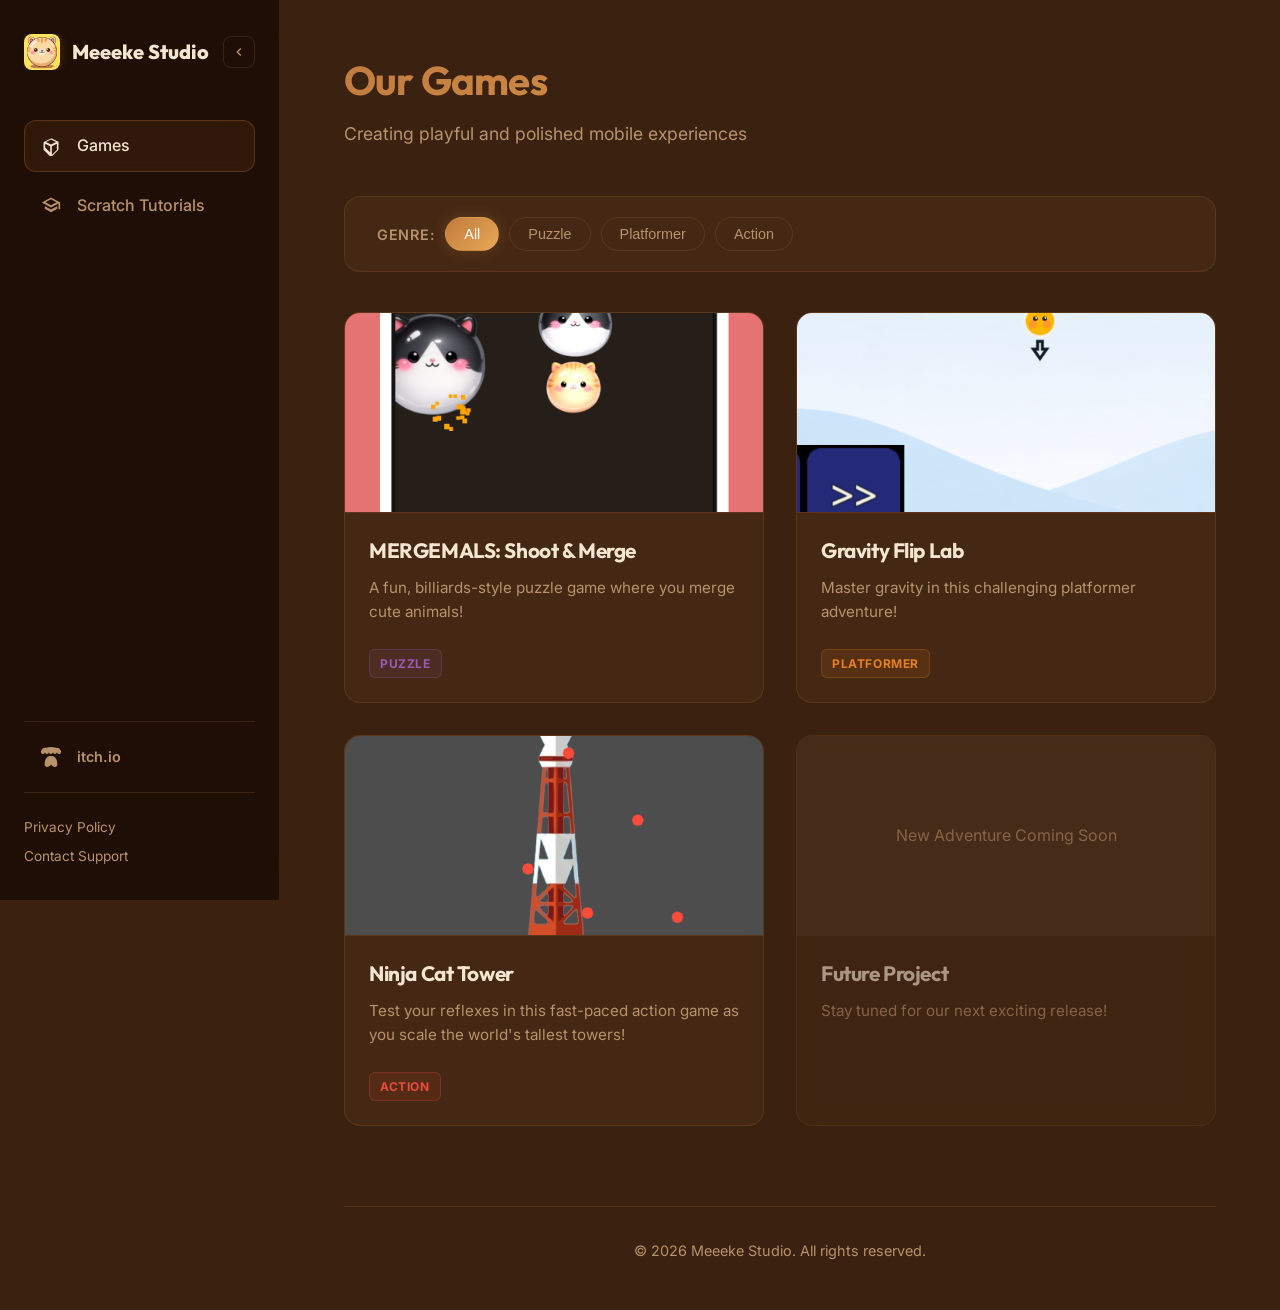
<file: index.html>
<!DOCTYPE html>
<html lang="en">
<head>
    <meta charset="UTF-8">
    <meta name="viewport" content="width=device-width, initial-scale=1.0">
    <meta name="description" content="Meeeke Studio portfolio of playful, polished mobile games and interactive Scratch game development tutorials.">
    <meta name="keywords" content="Meeeke Studio, mobile games, Scratch tutorials, game development, Mergemals, Scratch game, game portfolio">
    <meta name="robots" content="index, follow">
    <title>Meeeke Studio | Games & Tutorials</title>
    
    <link rel="canonical" href="https://misaki0011.github.io/MYGameWebsite/">
    <link rel="stylesheet" href="css/style.css">
    <script src="js/config.js"></script>

    <!-- Open Graph / Facebook -->
    <meta property="og:type" content="website">
    <meta property="og:url" content="https://misaki0011.github.io/MYGameWebsite/">
    <meta property="og:title" content="Meeeke Studio | Games & Tutorials">
    <meta property="og:description" content="Meeeke Studio portfolio of playful, polished mobile games and interactive Scratch game development tutorials.">
    <meta property="og:image" content="https://misaki0011.github.io/MYGameWebsite/icon.png">

    <!-- Twitter -->
    <meta property="twitter:card" content="summary_large_image">
    <meta property="twitter:url" content="https://misaki0011.github.io/MYGameWebsite/">
    <meta property="twitter:title" content="Meeeke Studio | Games & Tutorials">
    <meta property="twitter:description" content="Meeeke Studio portfolio of playful, polished mobile games and interactive Scratch game development tutorials.">
    <meta property="twitter:image" content="https://misaki0011.github.io/MYGameWebsite/icon.png">

    <!-- Structured Data (JSON-LD) -->
    <script type="application/ld+json">
    {
      "@context": "https://schema.org",
      "@type": "WebSite",
      "name": "Meeeke Studio",
      "url": "https://misaki0011.github.io/MYGameWebsite/",
      "description": "Meeeke Studio portfolio of playful, polished mobile games and interactive Scratch game development tutorials."
    }
    </script>
</head>
<body>
    <div class="app-layout">
        <!-- Sidebar Navigation -->
        <nav class="sidebar" id="app-sidebar">
            <div class="sidebar-header">
                <a href="#" class="brand">
                    <img src="icon.png" alt="Meeeke Studio Logo" class="brand-logo-img">
                    <span class="brand-name">Meeeke Studio</span>
                </a>
                <button class="sidebar-toggle" id="sidebar-toggle" aria-label="Collapse Navigation Menu">
                    <!-- Chevron Left SVG -->
                    <svg viewBox="0 0 24 24" xmlns="http://www.w3.org/2000/svg">
                        <path d="M15.41 7.41L14 6l-6 6 6 6 1.41-1.41L10.83 12z"/>
                    </svg>
                </button>
            </div>

            <div class="sidebar-nav">
                <a class="nav-item active" id="nav-games" data-view="games-view">
                    <!-- Games Icon -->
                    <svg viewBox="0 0 24 24" xmlns="http://www.w3.org/2000/svg">
                        <path d="M21.58 7.47c-.13-.25-.33-.46-.58-.58l-8-4a1.002 1.002 0 0 0-.99 0l-8 4c-.26.13-.46.33-.58.58A.996.996 0 0 0 3 8v8c0 .27.11.53.3.71l8 8c.18.18.43.29.7.29s.52-.11.71-.29l8-8c.18-.18.29-.44.29-.71V8c0-.2-.06-.39-.12-.53ZM12 4.14l6.03 3.01L12 10.16 5.97 7.15 12 4.14ZM5 9.4l6 3v7.3l-6-6V9.4Zm8 10.3v-7.3l6-3v7.3l-6 6Z"/>
                    </svg>
                    <span class="nav-item-text">Games</span>
                </a>
                <a class="nav-item" id="nav-tutorials" data-view="tutorials-view">
                    <!-- Tutorials Icon -->
                    <svg viewBox="0 0 24 24" xmlns="http://www.w3.org/2000/svg">
                        <path d="M12 3L1 9l11 6 9-4.91V17h2V9L12 3Zm0 14.54l-7.5-4.09v3.18L12 20.73l7.5-4.09v-3.18L12 17.54ZM12 12.3 5.4 8.7 12 5.1l6.6 3.6-6.6 3.6Z"/>
                    </svg>
                    <span class="nav-item-text">Scratch Tutorials</span>
                </a>
            </div>

            <!-- Social Links -->
            <div class="sidebar-social">
                <a href="https://meeeke.itch.io/" target="_blank" rel="noopener noreferrer" class="social-link-item" aria-label="Visit Meeeke Studio on itch.io">
                    <!-- itch.io icon -->
                    <svg viewBox="0 0 24 24" xmlns="http://www.w3.org/2000/svg">
                        <path d="M3.13 1.338C2.08 1.96.02 4.328 0 4.95v1.03c0 1.303 1.22 2.45 2.325 2.45 1.33 0 2.436-1.102 2.436-2.41 0 1.308 1.07 2.41 2.4 2.41 1.328 0 2.362-1.102 2.362-2.41 0 1.308 1.104 2.41 2.432 2.41h.024c1.328 0 2.432-1.102 2.432-2.41 0 1.308 1.034 2.41 2.363 2.41 1.33 0 2.4-1.102 2.4-2.41 0 1.308 1.105 2.41 2.435 2.41C22.78 8.43 24 7.282 24 5.98V4.95c-.02-.622-2.08-2.99-3.13-3.612C19.948 1.002 13.005 0 12 0 10.995 0 4.052 1.002 3.13 1.338zm7.864 9.445c-1.08.01-2.25.355-3.072.961-2.858 2.072-3.514 6.02-3.514 9.642 0 .195.003.386.009.573C4.43 22.48 5.81 24 7.3 24c2.045 0 3.532-1.315 4.7-2.963C13.168 22.685 14.655 24 16.7 24c1.49 0 2.87-1.52 2.883-2.04.006-.188.009-.38.009-.575 0-3.622-.657-7.57-3.515-9.642-.93-.674-2.2-1-3.355-.96h-.728z"/>
                    </svg>
                    <span class="nav-item-text">itch.io</span>
                </a>
            </div>

            <div class="sidebar-footer">
                <a href="privacy/index.html">Privacy Policy</a>
                <a href="mailto:meeekestudio@gmail.com" class="contact-email">Contact Support</a>
            </div>
        </nav>

        <!-- Main Content Area -->
        <main class="main-content">
            
            <!-- GAMES VIEW (Default) -->
            <div class="content-view" id="games-view">
                <section class="hero">
                    <h2>Our Games</h2>
                    <p class="hero-subtitle">Creating playful and polished mobile experiences</p>
                </section>
                
                <section class="filters-section">
                    <div class="filters">
                        <div class="filter-group" id="genre-filters">
                            <span class="filter-label">Genre:</span>
                            <button class="filter-btn active" data-genre="all">All</button>
                            <button class="filter-btn" data-genre="puzzle">Puzzle</button>
                            <button class="filter-btn" data-genre="platformer">Platformer</button>
                            <button class="filter-btn" data-genre="action">Action</button>
                        </div>
                    </div>
                </section>

                <section class="games-grid-section">
                    <div class="app-grid">
                        <!-- MERGEMALS Card -->
                        <a href="apps/mergemals/index.html" class="app-card" data-platform="android" data-genre="puzzle" id="game-card-mergemals">
                            <img src="images/mergemals/promo01.png" alt="MERGEMALS: Shoot & Merge" data-app-name="mergemals">
                            <div class="app-card-content">
                                <h3 data-app-name="mergemals">MERGEMALS: Shoot & Merge</h3>
                                <p>A fun, billiards-style puzzle game where you merge cute animals!</p>
                                <div class="tags">
                                    <span class="tag puzzle">Puzzle</span>
                                </div>
                            </div>
                        </a>

                        <!-- Gravity Flip Card -->
                        <a href="apps/gravityflip/index.html" class="app-card" data-platform="web" data-genre="platformer" id="game-card-gravityflip">
                            <img src="images/gravityflip/promo01.png" alt="Gravity Flip" data-app-name="gravityflip">
                            <div class="app-card-content">
                                <h3 data-app-name="gravityflip">Gravity Flip</h3>
                                <p>Master gravity in this challenging platformer adventure!</p>
                                <div class="tags">
                                    <span class="tag platformer">Platformer</span>
                                </div>
                            </div>
                        </a>

                        <!-- Ninja Cat Tower Card -->
                        <a href="apps/climbing/index.html" class="app-card" data-platform="web" data-genre="action" id="game-card-climbing">
                            <img src="images/climbing/promo01.png" alt="Ninja Cat Tower" data-app-name="climbing">
                            <div class="app-card-content">
                                <h3 data-app-name="climbing">Ninja Cat Tower</h3>
                                <p>Test your reflexes in this fast-paced action game as you scale the world's tallest towers!</p>
                                <div class="tags">
                                    <span class="tag action">Action</span>
                                </div>
                            </div>
                        </a>

                        <!-- Placeholder for future games -->
                        <div class="app-card" style="opacity: 0.6; cursor: default;" data-platform="" data-genre="" id="game-card-placeholder">
                            <div style="height: 200px; background: rgba(255, 255, 255, 0.05); display: flex; align-items: center; justify-content: center;">
                                <span style="color: var(--text-secondary);">New Adventure Coming Soon</span>
                            </div>
                            <div class="app-card-content">
                                <h3>Future Project</h3>
                                <p>Stay tuned for our next exciting release!</p>
                            </div>
                        </div>
                    </div>
                </section>

                <footer class="content-footer">
                    <p>&copy; <span class="current-year">2026</span> Meeeke Studio. All rights reserved.</p>
                </footer>
            </div>

            <!-- SCRATCH TUTORIALS VIEW -->
            <div class="content-view hidden" id="tutorials-view">
                <section class="hero">
                    <h2>Scratch Tutorials</h2>
                    <p class="hero-subtitle">Learn game development techniques with Scratch YouTube guides!</p>
                </section>

                <section class="filters-section">
                    <div class="filters">
                        <div class="filter-group" id="tutorial-genre-filters">
                            <span class="filter-label">Genre:</span>
                            <button class="filter-btn active" data-genre="all">All</button>
                            <button class="filter-btn" data-genre="platformer">Platformer</button>
                            <button class="filter-btn" data-genre="puzzle">Puzzle</button>
                            <button class="filter-btn" data-genre="action">Action</button>
                            <button class="filter-btn" data-genre="life">Life</button>
                        </div>
                        <div class="filter-group" id="tutorial-level-filters">
                            <span class="filter-label">Level:</span>
                            <button class="filter-btn active" data-level="all">All</button>
                            <button class="filter-btn" data-level="easy">Easy</button>
                            <button class="filter-btn" data-level="middle">Middle</button>
                            <button class="filter-btn" data-level="hard">Hard</button>
                        </div>
                    </div>
                </section>

                <section class="tutorials-grid-section">
                    <div class="tutorial-grid">
                        <!-- Side-Scroller Platformer Card -->
                        <div class="video-card" id="tutorial-card-mario" data-genre="platformer" data-level="easy,hard">
                            <div class="video-wrapper">
                                <iframe src="https://www.youtube.com/embed/pmoCcmQekyw" title="Scratch Tutorial: Mario-style Platformer" allow="accelerometer; autoplay; clipboard-write; encrypted-media; gyroscope; picture-in-picture; web-share" allowfullscreen></iframe>
                            </div>
                            <div class="video-card-content">
                                <h3>Mario-style Platformer Guide</h3>
                                <p>Build a classic side-scrolling platformer with smooth movement, jump physics, animations, and level design.</p>
                                <div class="tags">
                                    <span class="tag platformer">Platformer</span>
                                    <span class="tag easy">Easy</span>
                                    <span class="tag hard">Hard</span>
                                </div>
                            </div>
                        </div>

                        <!-- Fruit Drop Puzzle Card -->
                        <div class="video-card" id="tutorial-card-suika" data-genre="puzzle" data-level="easy,hard">
                            <div class="video-wrapper">
                                <iframe src="https://www.youtube.com/embed/MfsgNoToi2I" title="Scratch Tutorial: Suika-style Puzzle Game" allow="accelerometer; autoplay; clipboard-write; encrypted-media; gyroscope; picture-in-picture; web-share" allowfullscreen></iframe>
                            </div>
                            <div class="video-card-content">
                                <h3>Suika-style Physics Puzzle</h3>
                                <p>Create a fruit-drop puzzle game. Implement custom gravity, drop/collision physics, and fruit merging mechanics.</p>
                                <div class="tags">
                                    <span class="tag puzzle">Puzzle</span>
                                    <span class="tag easy">Easy</span>
                                    <span class="tag hard">Hard</span>
                                </div>
                            </div>
                        </div>

                        <!-- Gravity Flip Card -->
                        <div class="video-card" id="tutorial-card-gravity-flip" data-genre="action" data-level="middle">
                            <div class="video-wrapper">
                                <iframe src="https://www.youtube.com/embed/YrYF0mu76I8" title="Scratch Tutorial: Gravity Flip" allow="accelerometer; autoplay; clipboard-write; encrypted-media; gyroscope; picture-in-picture; web-share" allowfullscreen></iframe>
                            </div>
                            <div class="video-card-content">
                                <h3>Gravity Flip Mechanic</h3>
                                <p>Master gravity manipulation. Design challenges, obstacle courses, and camera scrolling triggered by flipping gravity upside down.</p>
                                <div class="tags">
                                    <span class="tag action">Action</span>
                                    <span class="tag middle">Middle</span>
                                </div>
                            </div>
                        </div>

                        <!-- Horror Game Card -->
                        <div class="video-card" id="tutorial-card-horror" data-genre="action" data-level="middle">
                            <div class="video-wrapper">
                                <iframe src="https://www.youtube.com/embed/KrRX9wOL5KQ" title="Scratch Tutorial: Horror Game" allow="accelerometer; autoplay; clipboard-write; encrypted-media; gyroscope; picture-in-picture; web-share" allowfullscreen></iframe>
                            </div>
                            <div class="video-card-content">
                                <h3>Atmospheric Horror Game</h3>
                                <p>Create immersive, spooky environments. Program custom lighting / flashlight cone effects, jumpscare triggers, and creepy AI paths.</p>
                                <div class="tags">
                                    <span class="tag action">Action</span>
                                    <span class="tag middle">Middle</span>
                                </div>
                            </div>
                        </div>

                        <!-- Dress-Up Card -->
                        <div class="video-card" id="tutorial-card-dressup" data-genre="life" data-level="easy">
                            <div class="video-wrapper">
                                <iframe src="https://www.youtube.com/embed/4iGPxGoQK6A" title="Scratch Tutorial: Dress-Up Game" allow="accelerometer; autoplay; clipboard-write; encrypted-media; gyroscope; picture-in-picture; web-share" allowfullscreen></iframe>
                            </div>
                            <div class="video-card-content">
                                <h3>Custom Dress-Up & UI</h3>
                                <p>Learn drag-and-drop mechanics, costume indexing, customized UI layers, and clothing options to build a complete fashion game.</p>
                                <div class="tags">
                                    <span class="tag life">Life</span>
                                    <span class="tag easy">Easy</span>
                                </div>
                            </div>
                        </div>
                    </div>
                </section>

                <footer class="content-footer">
                    <p>&copy; <span class="current-year">2026</span> Meeeke Studio. All rights reserved.</p>
                </footer>
            </div>
            
        </main>
    </div>
    
    <script src="js/filters.js"></script>
    <script src="js/navigation.js"></script>
</body>
</html>
</file>
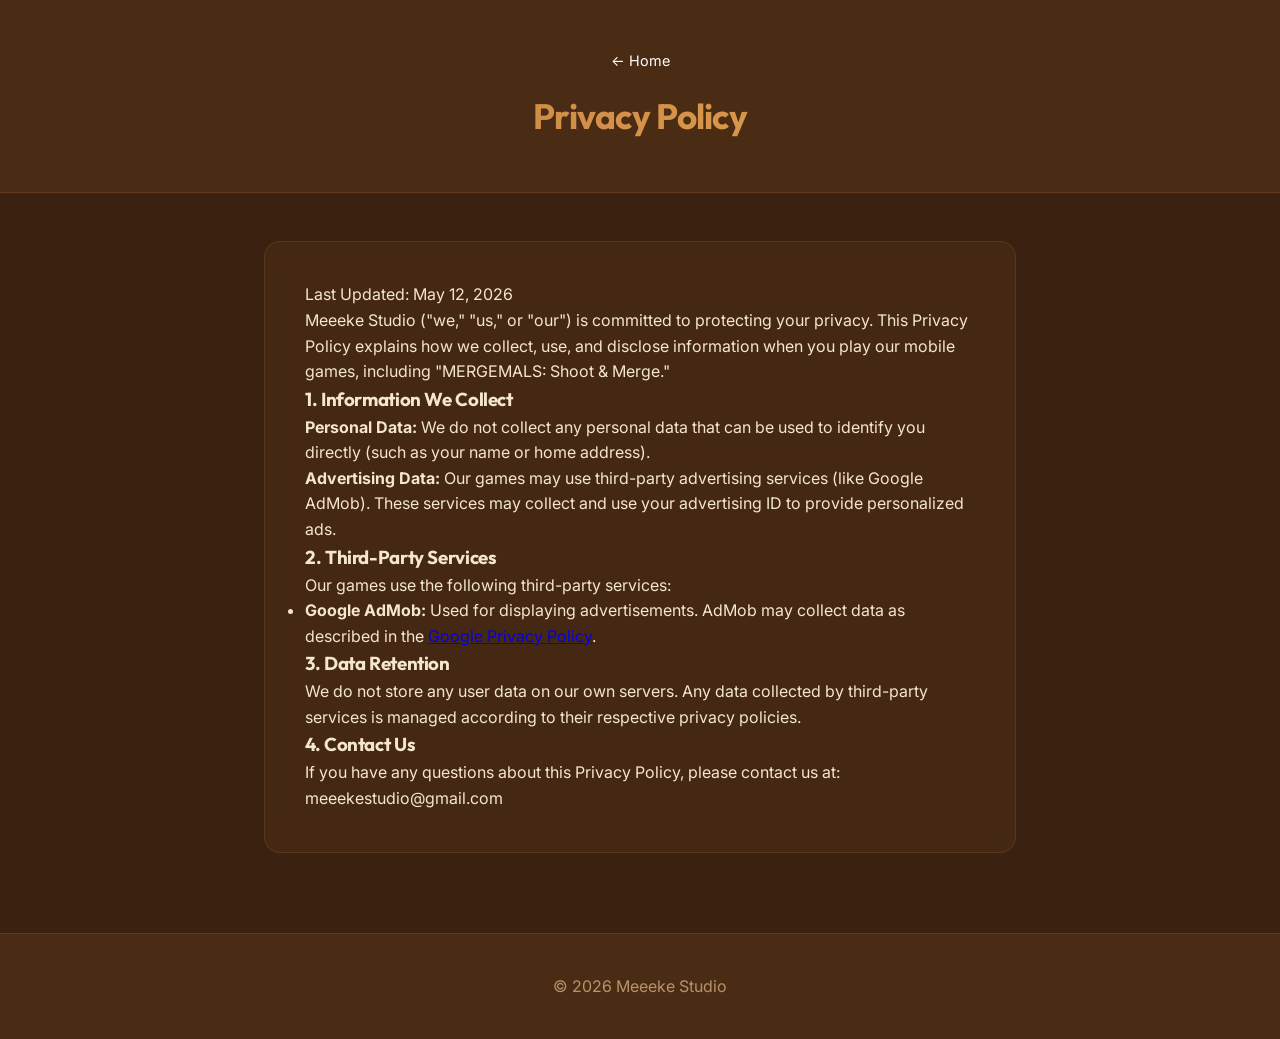
<file: privacy/index.html>
<!DOCTYPE html>
<html lang="en">
<head>
    <meta charset="UTF-8">
    <meta name="viewport" content="width=device-width, initial-scale=1.0">
    <meta name="robots" content="noindex, nofollow">
    <title>Privacy Policy | Meeeke Studio</title>
    <link rel="canonical" href="https://misaki0011.github.io/MYGameWebsite/privacy/">
    <link rel="stylesheet" href="../css/style.css">
    <script src="../js/config.js"></script>
</head>
<body>
    <header>
        <a href="../index.html" style="color: white; text-decoration: none;">&larr; Home</a>
        <h1>Privacy Policy</h1>
    </header>

    <div class="container">
        <div class="privacy-section">
            <p>Last Updated: May 12, 2026</p>
            <p>Meeeke Studio ("we," "us," or "our") is committed to protecting your privacy. This Privacy Policy explains how we collect, use, and disclose information when you play our mobile games, including "MERGEMALS: Shoot & Merge."</p>

            <h3>1. Information We Collect</h3>
            <p><strong>Personal Data:</strong> We do not collect any personal data that can be used to identify you directly (such as your name or home address).</p>
            <p><strong>Advertising Data:</strong> Our games may use third-party advertising services (like Google AdMob). These services may collect and use your advertising ID to provide personalized ads.</p>

            <h3>2. Third-Party Services</h3>
            <p>Our games use the following third-party services:</p>
            <ul>
                <li><strong>Google AdMob:</strong> Used for displaying advertisements. AdMob may collect data as described in the <a href="https://policies.google.com/privacy" target="_blank">Google Privacy Policy</a>.</li>
            </ul>

            <h3>3. Data Retention</h3>
            <p>We do not store any user data on our own servers. Any data collected by third-party services is managed according to their respective privacy policies.</p>

            <h3>4. Contact Us</h3>
            <p>If you have any questions about this Privacy Policy, please contact us at: <span class="contact-email">meeekestudio@gmail.com</span></p>
        </div>
    </div>

    <footer>
        <p>&copy; <span class="current-year">2024</span> Meeeke Studio</p>
    </footer>
</body>
</html>
</file>
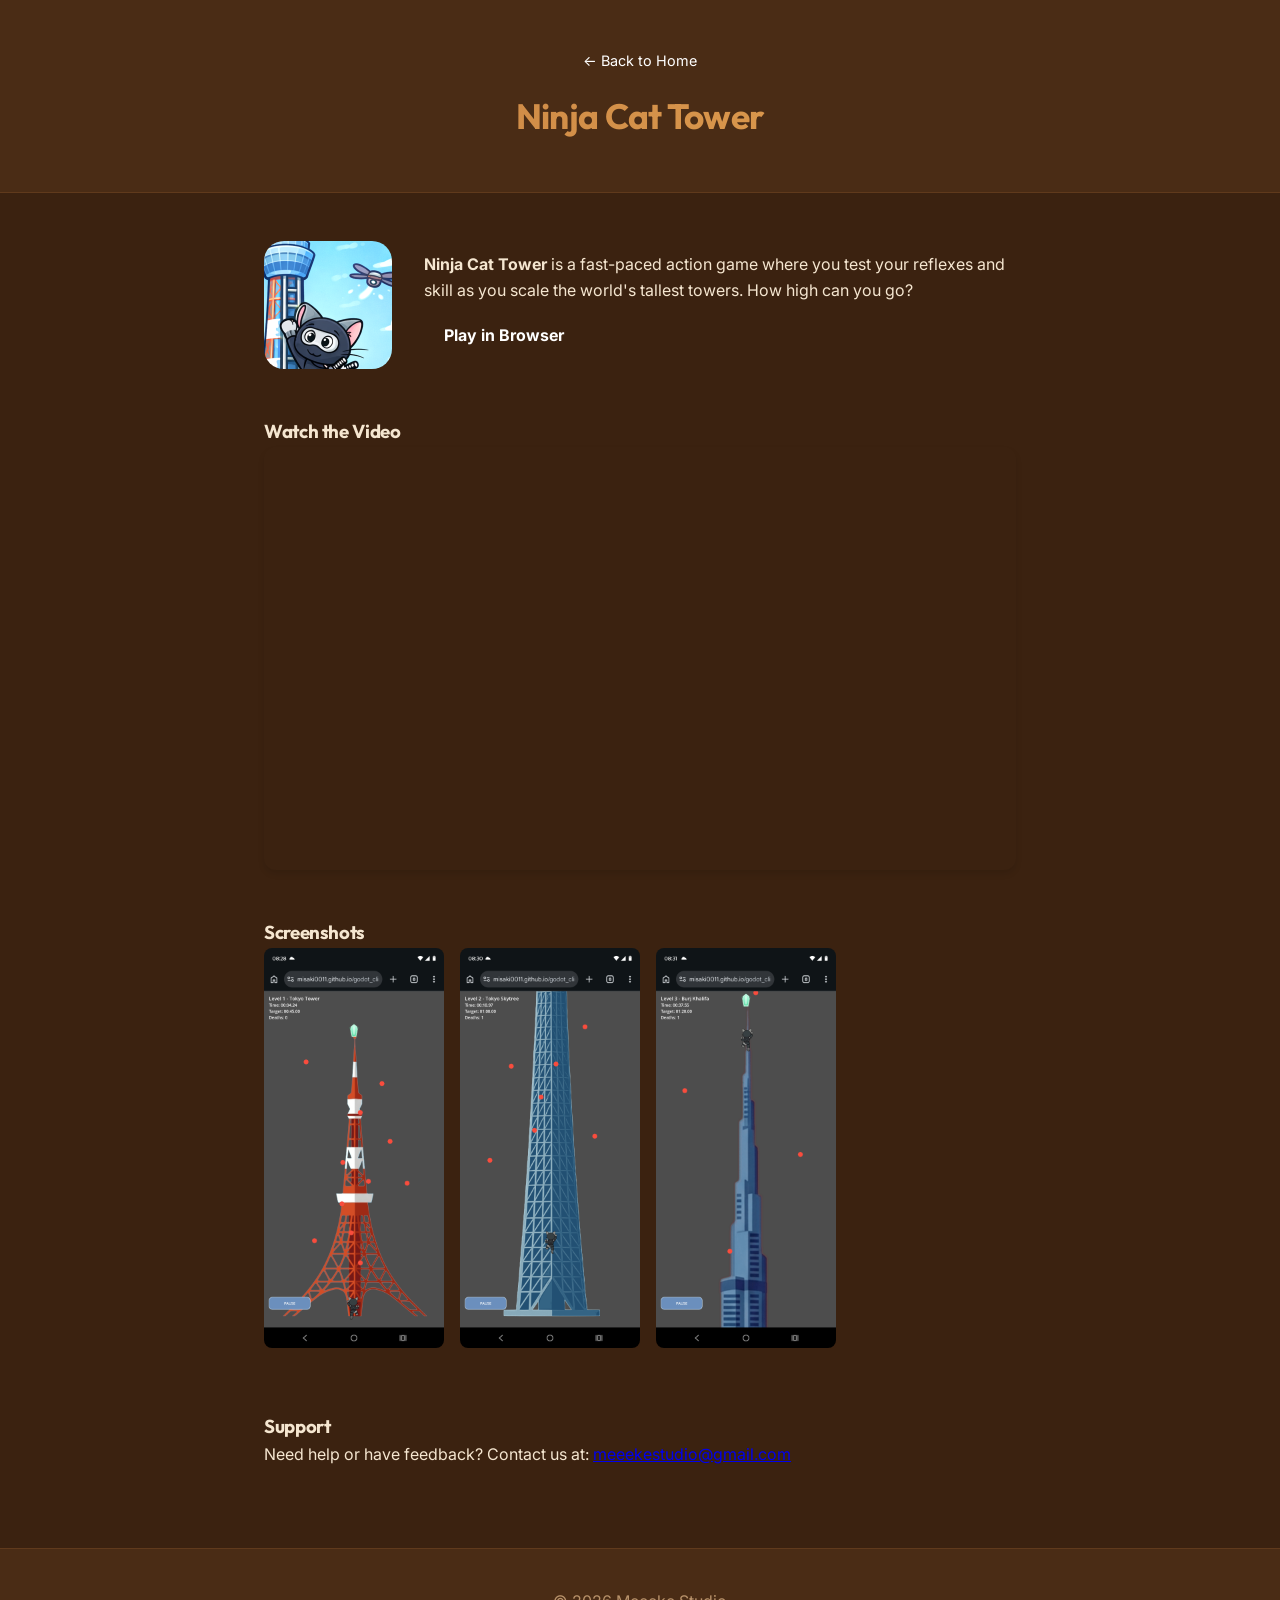
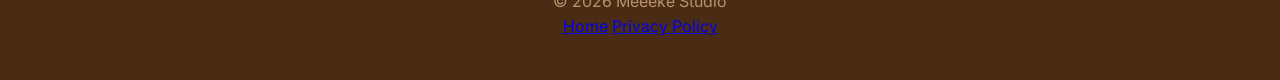
<file: apps/climbing/index.html>
<!DOCTYPE html>
<html lang="en">
<head>
    <meta charset="UTF-8">
    <meta name="viewport" content="width=device-width, initial-scale=1.0">
    <meta name="robots" content="noindex, nofollow">
    <title>Ninja Cat Tower | Meeeke Studio</title>
    <link rel="canonical" href="https://misaki0011.github.io/MYGameWebsite/apps/climbing/">
    <link rel="stylesheet" href="../../css/style.css">
    <script src="../../js/config.js"></script>
</head>
<body data-app-page="climbing">
    <header>
        <a href="../../index.html" style="color: white; text-decoration: none; font-size: 0.9rem;">&larr; Back to Home</a>
        <h1 data-app-name="climbing">Ninja Cat Tower</h1>
    </header>

    <div class="container">
        <div style="display: flex; gap: 2rem; flex-wrap: wrap; align-items: center; margin-bottom: 3rem;">
            <img src="../../images/climbing/icon.png" alt="Ninja Cat Tower Icon" style="width: 128px; border-radius: 20px;" data-app-name="climbing">
            <div style="flex: 1; min-width: 300px;">
                <p><strong data-app-name="climbing">Ninja Cat Tower</strong> is a fast-paced action game where you test your reflexes and skill as you scale the world's tallest towers. How high can you go?</p>
                <a href="https://misaki0011.github.io/godot_climbing/" target="_blank" style="display: inline-block; background: var(--primary-color); color: white; padding: 10px 20px; border-radius: 5px; text-decoration: none; font-weight: bold; margin-top: 10px;">
                    Play in Browser
                </a>
            </div>
        </div>

        <section style="margin-bottom: 3rem;">
            <h3>Watch the Video</h3>
            <div style="position: relative; padding-bottom: 56.25%; height: 0; overflow: hidden; max-width: 100%; border-radius: 12px; box-shadow: 0 4px 6px rgba(0,0,0,0.1);">
                <iframe src="https://www.youtube.com/embed/XqFej1PNllI" style="position: absolute; top: 0; left: 0; width: 100%; height: 100%; border:0;" allowfullscreen></iframe>
            </div>
        </section>

        <h3>Screenshots</h3>
        <div style="display: flex; gap: 1rem; overflow-x: auto; padding-bottom: 1rem;">
            <img src="../../images/climbing/promo01.png" height="400" style="border-radius: 8px;">
            <img src="../../images/climbing/promo02.png" height="400" style="border-radius: 8px;">
            <img src="../../images/climbing/promo03.png" height="400" style="border-radius: 8px;">
        </div>

        <section style="margin-top: 3rem;">
            <h3>Support</h3>
            <p>Need help or have feedback? Contact us at: <a href="mailto:meeekestudio@gmail.com" class="contact-email">meeekestudio@gmail.com</a></p>
        </section>
    </div>

    <footer>
        <p>&copy; <span class="current-year">2024</span> Meeeke Studio</p>
        <div class="nav-links">
            <a href="../../index.html">Home</a>
            <a href="../../privacy/index.html">Privacy Policy</a>
        </div>
    </footer>
</body>
</html>
</file>
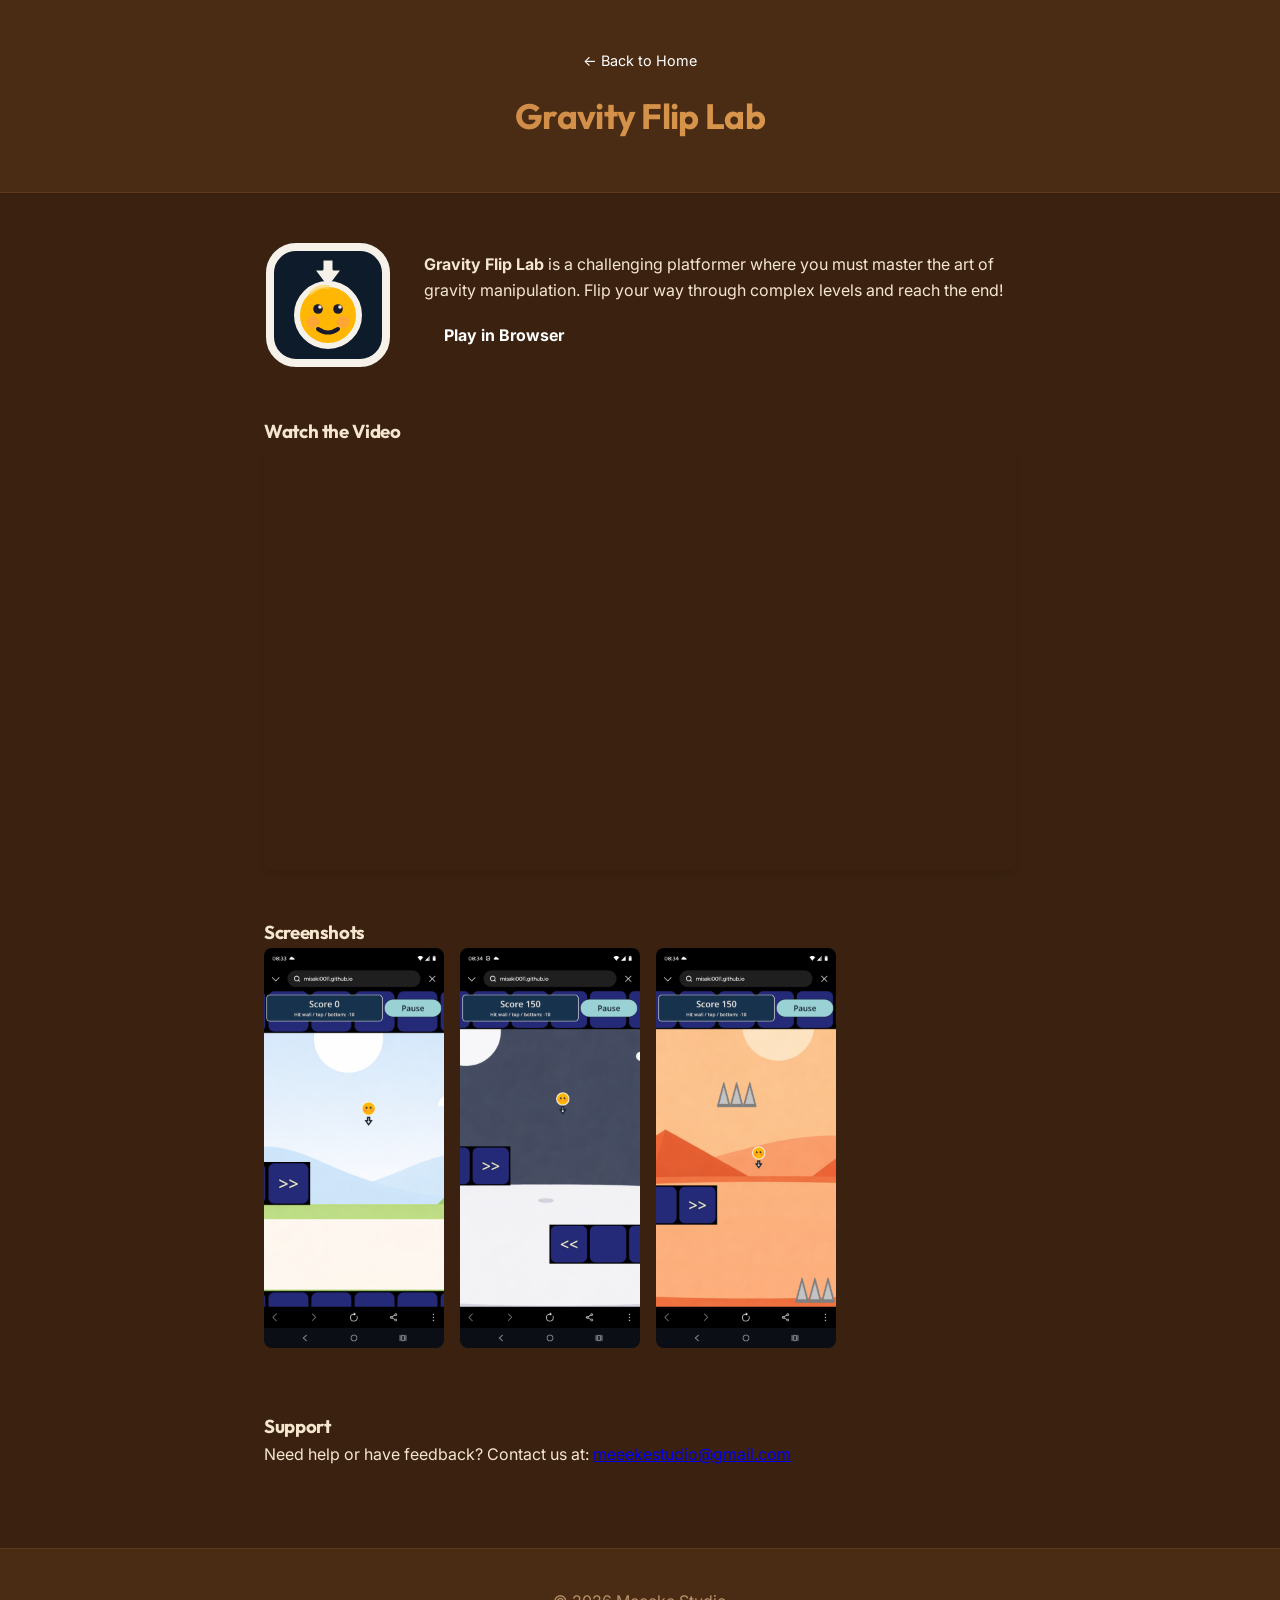
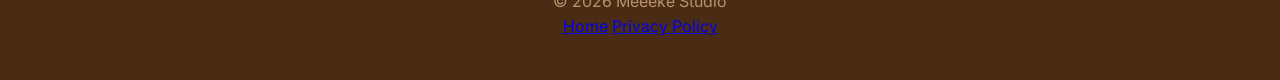
<file: apps/gravityflip/index.html>
<!DOCTYPE html>
<html lang="en">
<head>
    <meta charset="UTF-8">
    <meta name="viewport" content="width=device-width, initial-scale=1.0">
    <meta name="robots" content="noindex, nofollow">
    <title>Gravity Flip | Meeeke Studio</title>
    <link rel="canonical" href="https://misaki0011.github.io/MYGameWebsite/apps/gravityflip/">
    <link rel="stylesheet" href="../../css/style.css">
    <script src="../../js/config.js"></script>
</head>
<body data-app-page="gravityflip">
    <header>
        <a href="../../index.html" style="color: white; text-decoration: none; font-size: 0.9rem;">&larr; Back to Home</a>
        <h1 data-app-name="gravityflip">Gravity Flip</h1>
    </header>

    <div class="container">
        <div style="display: flex; gap: 2rem; flex-wrap: wrap; align-items: center; margin-bottom: 3rem;">
            <img src="../../images/gravityflip/icon.svg" alt="Gravity Flip Icon" style="width: 128px; border-radius: 20px;" data-app-name="gravityflip">
            <div style="flex: 1; min-width: 300px;">
                <p><strong data-app-name="gravityflip">Gravity Flip</strong> is a challenging platformer where you must master the art of gravity manipulation. Flip your way through complex levels and reach the end!</p>
                <a href="https://misaki0011.github.io/godot_gravityflip/" target="_blank" style="display: inline-block; background: var(--primary-color); color: white; padding: 10px 20px; border-radius: 5px; text-decoration: none; font-weight: bold; margin-top: 10px;">
                    Play in Browser
                </a>
            </div>
        </div>

        <section style="margin-bottom: 3rem;">
            <h3>Watch the Video</h3>
            <div style="position: relative; padding-bottom: 56.25%; height: 0; overflow: hidden; max-width: 100%; border-radius: 12px; box-shadow: 0 4px 6px rgba(0,0,0,0.1);">
                <iframe src="https://www.youtube.com/embed/CgDnTUKEdGA" style="position: absolute; top: 0; left: 0; width: 100%; height: 100%; border:0;" allowfullscreen></iframe>
            </div>
        </section>

        <h3>Screenshots</h3>
        <div style="display: flex; gap: 1rem; overflow-x: auto; padding-bottom: 1rem;">
            <img src="../../images/gravityflip/promo01.png" height="400" style="border-radius: 8px;">
            <img src="../../images/gravityflip/promo02.png" height="400" style="border-radius: 8px;">
            <img src="../../images/gravityflip/promo03.png" height="400" style="border-radius: 8px;">
        </div>

        <section style="margin-top: 3rem;">
            <h3>Support</h3>
            <p>Need help or have feedback? Contact us at: <a href="mailto:meeekestudio@gmail.com" class="contact-email">meeekestudio@gmail.com</a></p>
        </section>
    </div>

    <footer>
        <p>&copy; <span class="current-year">2024</span> Meeeke Studio</p>
        <div class="nav-links">
            <a href="../../index.html">Home</a>
            <a href="../../privacy/index.html">Privacy Policy</a>
        </div>
    </footer>
</body>
</html>
</file>
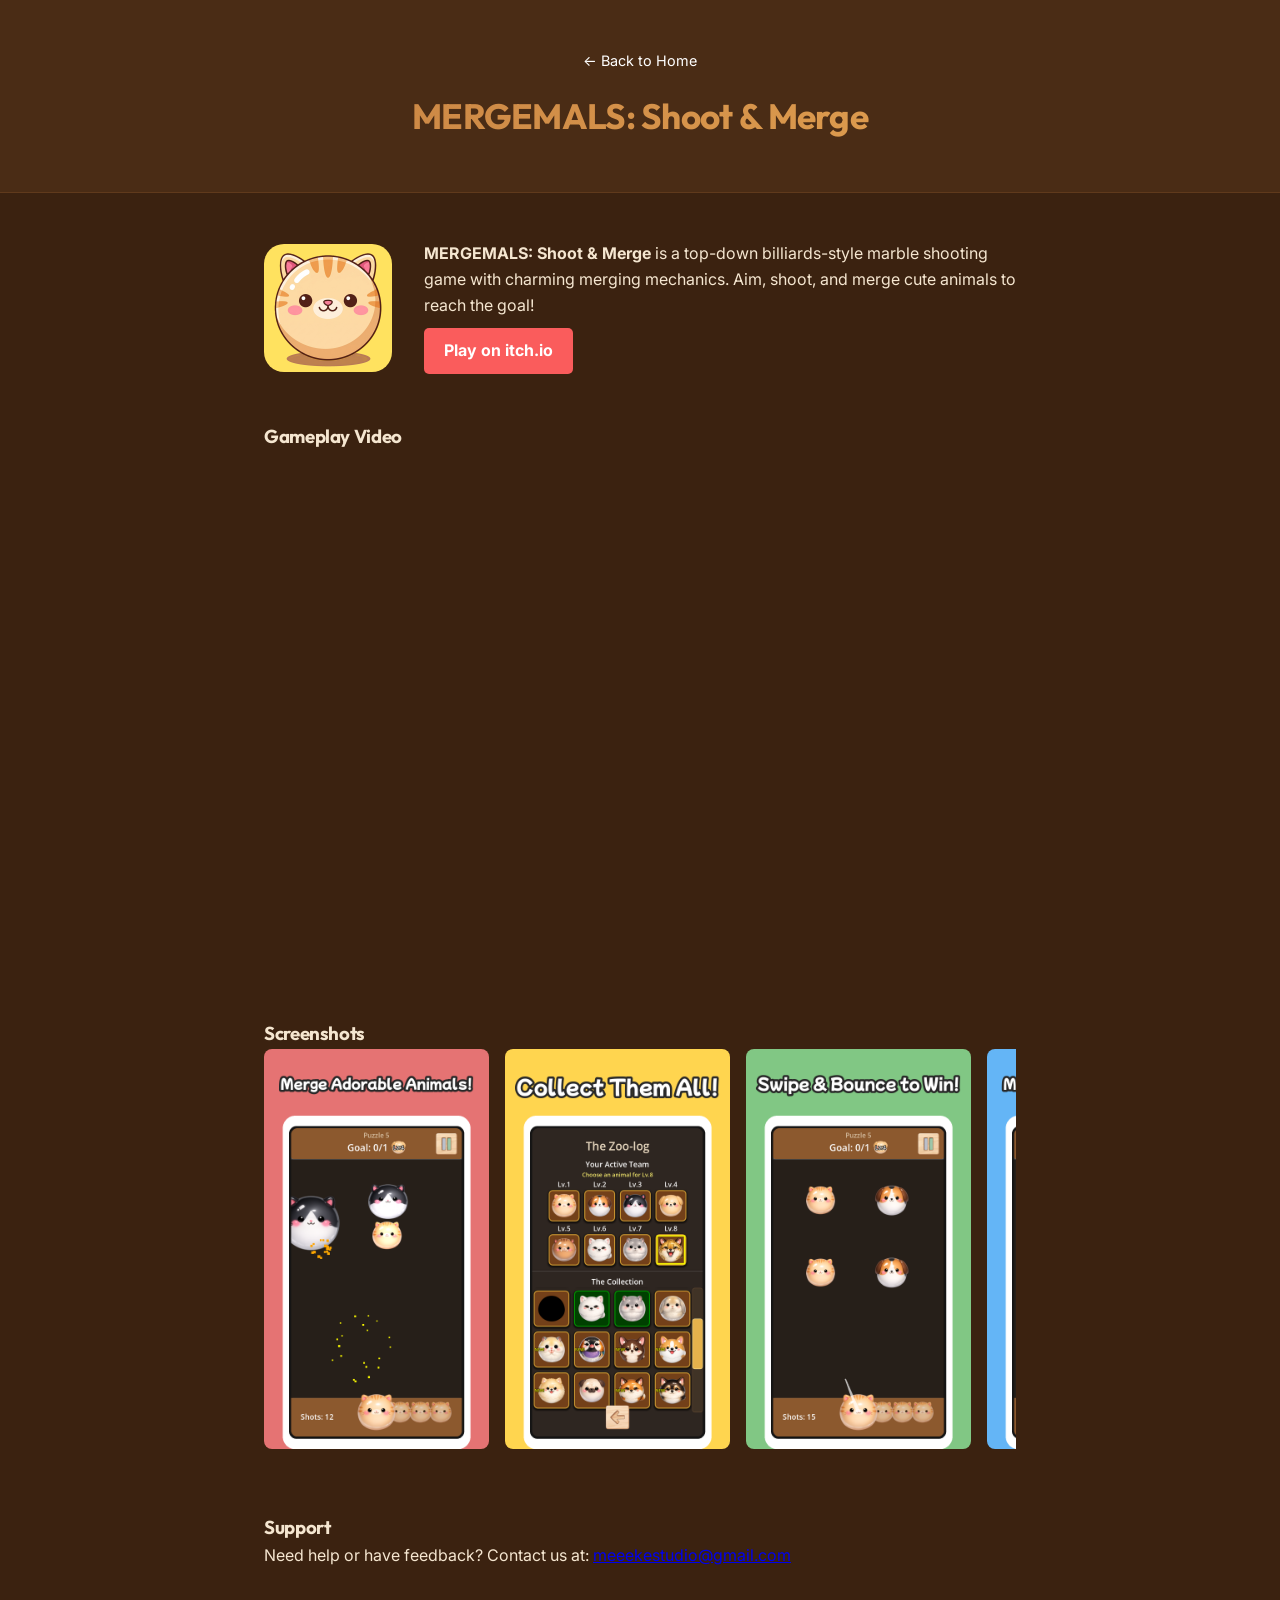
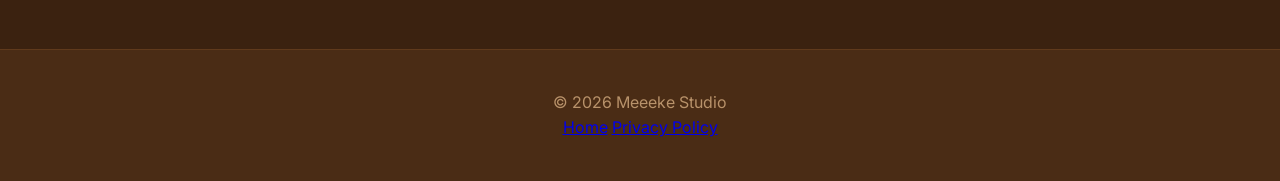
<file: apps/mergemals/index.html>
<!DOCTYPE html>
<html lang="en">
<head>
    <meta charset="UTF-8">
    <meta name="viewport" content="width=device-width, initial-scale=1.0">
    <meta name="description" content="Play MERGEMALS: Shoot & Merge, a charming top-down billiards-style marble shooting game by Meeeke Studio. Aim, shoot, and merge cute animals!">
    <meta name="keywords" content="Mergemals, Shoot and Merge, marble shooter, billiards game, merge animals, Meeeke Studio, Scratch game">
    <meta name="robots" content="index, follow">
    <title>MERGEMALS: Shoot & Merge | Meeeke Studio</title>
    
    <link rel="canonical" href="https://misaki0011.github.io/MYGameWebsite/apps/mergemals/">
    <link rel="stylesheet" href="../../css/style.css">
    <script src="../../js/config.js"></script>

    <!-- Open Graph / Facebook -->
    <meta property="og:type" content="website">
    <meta property="og:url" content="https://misaki0011.github.io/MYGameWebsite/apps/mergemals/">
    <meta property="og:title" content="MERGEMALS: Shoot & Merge | Meeeke Studio">
    <meta property="og:description" content="Play MERGEMALS: Shoot & Merge, a charming top-down billiards-style marble shooting game by Meeeke Studio. Aim, shoot, and merge cute animals!">
    <meta property="og:image" content="https://misaki0011.github.io/MYGameWebsite/images/mergemals/icon.png">

    <!-- Twitter -->
    <meta property="twitter:card" content="summary_large_image">
    <meta property="twitter:url" content="https://misaki0011.github.io/MYGameWebsite/apps/mergemals/">
    <meta property="twitter:title" content="MERGEMALS: Shoot & Merge | Meeeke Studio">
    <meta property="twitter:description" content="Play MERGEMALS: Shoot & Merge, a charming top-down billiards-style marble shooting game by Meeeke Studio. Aim, shoot, and merge cute animals!">
    <meta property="twitter:image" content="https://misaki0011.github.io/MYGameWebsite/images/mergemals/icon.png">
</head>
<body data-app-page="mergemals">
    <header>
        <a href="../../index.html" style="color: white; text-decoration: none; font-size: 0.9rem;">&larr; Back to Home</a>
        <h1 data-app-name="mergemals">MERGEMALS: Shoot & Merge</h1>
    </header>

    <div class="container">
        <div style="display: flex; gap: 2rem; flex-wrap: wrap; align-items: center; margin-bottom: 3rem;">
            <img src="../../images/mergemals/icon.png" alt="MERGEMALS Icon" style="width: 128px; border-radius: 20px;" data-app-name="mergemals">
            <div style="flex: 1; min-width: 300px;">
                <p><strong data-app-name="mergemals">MERGEMALS</strong> is a top-down billiards-style marble shooting game with charming merging mechanics. Aim, shoot, and merge cute animals to reach the goal!</p>
                <a href="https://meeeke.itch.io/mergemals-shoot-merge" target="_blank" style="display: inline-block; background: #fa5c5c; color: white; padding: 10px 20px; border-radius: 5px; text-decoration: none; font-weight: bold; margin-top: 10px;">
                    Play on itch.io
                </a>
            </div>
        </div>

        <div style="margin-top: 2rem;">
            <h3>Gameplay Video</h3>
            <iframe width="315" height="560" src="https://www.youtube.com/embed/N3IhWjHfasM" title="MERGEMALS Gameplay" frameborder="0" allow="accelerometer; autoplay; clipboard-write; encrypted-media; gyroscope; picture-in-picture" allowfullscreen style="border-radius: 8px;"></iframe>
        </div>

        <h3>Screenshots</h3>
        <div style="display: flex; gap: 1rem; overflow-x: auto; padding-bottom: 1rem;">
            <img src="../../images/mergemals/promo01.png" height="400" style="border-radius: 8px;">
            <img src="../../images/mergemals/promo02.png" height="400" style="border-radius: 8px;">
            <img src="../../images/mergemals/promo03.png" height="400" style="border-radius: 8px;">
            <img src="../../images/mergemals/promo04.png" height="400" style="border-radius: 8px;">
        </div>

        <section style="margin-top: 3rem;">
            <h3>Support</h3>
            <p>Need help or have feedback? Contact us at: <a href="mailto:meeekestudio@gmail.com" class="contact-email">meeekestudio@gmail.com</a></p>
        </section>
    </div>

    <footer>
        <p>&copy; <span class="current-year">2024</span> Meeeke Studio</p>
        <div class="nav-links">
            <a href="../../index.html">Home</a>
            <a href="../../privacy/index.html">Privacy Policy</a>
        </div>
    </footer>
</body>
</html>
</file>
<file: css/style.css>
@import url('https://fonts.googleapis.com/css2?family=Inter:wght@300;400;500;600&family=Outfit:wght@400;500;600;700;800&display=swap');

:root {
    --bg-base: #3B2210;
    --bg-surface: #4A2C15;
    --sidebar-bg: rgba(30, 14, 5, 0.92);
    --card-bg: rgba(80, 50, 25, 0.45);
    --text-primary: #F5E6D0;
    --text-secondary: #B8926A;
    --accent-gradient: linear-gradient(135deg, #C17B3F 0%, #E8A854 100%);
    --accent-color: #C17B3F;
    --accent-color-light: #E8A854;
    --border-color: rgba(193, 123, 63, 0.18);
    --border-hover: rgba(193, 123, 63, 0.38);
    --primary-glow: rgba(193, 123, 63, 0.28);
    --sidebar-width: 280px;
    --sidebar-collapsed-width: 80px;
    --transition-speed: 0.3s;
}

* {
    box-sizing: border-box;
    margin: 0;
    padding: 0;
}

body {
    font-family: 'Inter', sans-serif;
    background-color: var(--bg-base);
    color: var(--text-primary);
    line-height: 1.6;
    overflow-x: hidden;
}

h1, h2, h3, h4, h5, h6 {
    font-family: 'Outfit', sans-serif;
    font-weight: 700;
    letter-spacing: -0.02em;
}

/* App Layout Grid */
.app-layout {
    display: flex;
    min-height: 100vh;
    position: relative;
}

/* Sidebar Styling */
.sidebar {
    width: var(--sidebar-width);
    background-color: var(--sidebar-bg);
    backdrop-filter: blur(20px);
    -webkit-backdrop-filter: blur(20px);
    border-right: 1px solid var(--border-color);
    display: flex;
    flex-direction: column;
    height: 100vh;
    position: sticky;
    top: 0;
    left: 0;
    padding: 2rem 1.5rem;
    transition: width var(--transition-speed) cubic-bezier(0.4, 0, 0.2, 1), 
                padding var(--transition-speed) cubic-bezier(0.4, 0, 0.2, 1);
    z-index: 1000;
    flex-shrink: 0;
}

/* Collapsed Sidebar */
.sidebar.collapsed {
    width: var(--sidebar-collapsed-width);
    padding: 2rem 0.75rem;
}

/* Sidebar Brand Header */
.sidebar-header {
    display: flex;
    align-items: center;
    justify-content: space-between;
    margin-bottom: 3rem;
    position: relative;
    height: 40px;
}

.brand {
    display: flex;
    align-items: center;
    gap: 12px;
    text-decoration: none;
    color: var(--text-primary);
    overflow: hidden;
}

.brand-logo-img {
    width: 36px;
    height: 36px;
    object-fit: contain;
    border-radius: 8px;
    flex-shrink: 0;
    box-shadow: 0 0 10px rgba(193, 123, 63, 0.3);
}

.brand-name {
    font-size: 1.25rem;
    font-family: 'Outfit', sans-serif;
    font-weight: 800;
    white-space: nowrap;
    transition: opacity var(--transition-speed), transform var(--transition-speed);
}

.sidebar.collapsed .brand-name {
    opacity: 0;
    transform: translateX(-10px);
    pointer-events: none;
}

/* Toggle Button */
.sidebar-toggle {
    background: transparent;
    border: 1px solid var(--border-color);
    border-radius: 8px;
    width: 32px;
    height: 32px;
    display: flex;
    align-items: center;
    justify-content: center;
    cursor: pointer;
    color: var(--text-secondary);
    transition: all 0.2s ease;
}

.sidebar-toggle:hover {
    border-color: var(--border-hover);
    color: var(--text-primary);
    background: rgba(255, 255, 255, 0.05);
}

.sidebar-toggle svg {
    width: 16px;
    height: 16px;
    fill: currentColor;
    transition: transform var(--transition-speed);
}

.sidebar.collapsed .sidebar-toggle svg {
    transform: rotate(180deg);
}

/* Sidebar Nav Menu */
.sidebar-nav {
    display: flex;
    flex-direction: column;
    gap: 8px;
    flex-grow: 1;
}

.nav-item {
    display: flex;
    align-items: center;
    gap: 16px;
    padding: 12px 16px;
    color: var(--text-secondary);
    text-decoration: none;
    border-radius: 12px;
    font-weight: 500;
    transition: all 0.2s ease;
    cursor: pointer;
    border: 1px solid transparent;
}

.nav-item svg {
    width: 20px;
    height: 20px;
    fill: currentColor;
    flex-shrink: 0;
}

.nav-item-text {
    white-space: nowrap;
    transition: opacity var(--transition-speed), transform var(--transition-speed);
}

.sidebar.collapsed .nav-item-text {
    opacity: 0;
    transform: translateX(-10px);
    pointer-events: none;
}

.sidebar.collapsed .nav-item {
    justify-content: center;
    padding: 12px 0;
}

.nav-item:hover {
    color: var(--text-primary);
    background: rgba(255, 255, 255, 0.04);
}

.nav-item.active {
    color: var(--text-primary);
    background: rgba(193, 123, 63, 0.1);
    border-color: rgba(193, 123, 63, 0.28);
    box-shadow: inset 0 0 10px rgba(193, 123, 63, 0.06);
}

/* Sidebar Footer (About/Privacy Links) */
.sidebar-footer {
    display: flex;
    flex-direction: column;
    gap: 8px;
    padding-top: 1.5rem;
    border-top: 1px solid var(--border-color);
}

.sidebar-footer a {
    color: var(--text-secondary);
    text-decoration: none;
    font-size: 0.85rem;
    transition: color 0.2s;
    white-space: nowrap;
}

.sidebar-footer a:hover {
    color: var(--text-primary);
}

.sidebar.collapsed .sidebar-footer {
    display: none;
}

/* Social Links Section */
.sidebar-social {
    padding: 0.75rem 0;
    border-top: 1px solid var(--border-color);
    margin-top: auto;
}

.social-link-item {
    display: flex;
    align-items: center;
    gap: 16px;
    padding: 10px 16px;
    color: var(--text-secondary);
    text-decoration: none;
    border-radius: 12px;
    font-weight: 600;
    font-size: 0.9rem;
    transition: all 0.2s ease;
    border: 1px solid transparent;
}

.social-link-item svg {
    width: 20px;
    height: 20px;
    fill: currentColor;
    flex-shrink: 0;
}

.social-link-item:hover {
    color: #fa5c5c;
    background: rgba(250, 92, 92, 0.08);
    border-color: rgba(250, 92, 92, 0.2);
}

.sidebar.collapsed .social-link-item {
    justify-content: center;
    padding: 10px 0;
}

@media (min-width: 769px) {
    .sidebar.collapsed .brand-name {
        display: none;
    }
    .sidebar.collapsed .nav-item-text {
        display: none;
    }
    .sidebar.collapsed .sidebar-header {
        flex-direction: column;
        height: auto;
        gap: 16px;
        justify-content: center;
    }
}

/* Main Content Container */
.main-content {
    flex-grow: 1;
    min-height: 100vh;
    padding: 3rem 4rem;
    overflow-y: auto;
    transition: padding var(--transition-speed) ease;
}

/* Responsive adjustment for content padding */
@media (max-width: 1024px) {
    .main-content {
        padding: 2rem 2rem;
    }
}

@media (max-width: 768px) {
    .app-layout {
        flex-direction: column;
    }
    .sidebar {
        width: 100%;
        height: auto;
        position: relative;
        padding: 1.25rem;
    }
    .sidebar.collapsed {
        width: 100%;
        padding: 1.25rem;
    }
    .sidebar-header {
        margin-bottom: 1.5rem;
    }
    .sidebar-toggle {
        display: none;
    }
    .sidebar-nav {
        flex-direction: row;
        justify-content: space-around;
        border-top: 1px solid var(--border-color);
        padding-top: 1rem;
    }
    .nav-item {
        flex-direction: column;
        gap: 4px;
        font-size: 0.8rem;
        padding: 8px 12px;
    }
    .sidebar.collapsed .nav-item-text {
        opacity: 1;
        transform: none;
        pointer-events: auto;
    }
    .sidebar-footer {
        display: none;
    }
    .main-content {
        padding: 1.5rem;
    }
}

/* View Sections */
.content-view {
    opacity: 1;
    transform: translateY(0);
    transition: opacity 0.3s ease, transform 0.3s ease;
}

.content-view.hidden {
    display: none;
    opacity: 0;
    transform: translateY(10px);
}

/* Hero Section */
.hero {
    margin-bottom: 3rem;
}

.hero h2 {
    font-size: 2.5rem;
    background: var(--accent-gradient);
    -webkit-background-clip: text;
    -webkit-text-fill-color: transparent;
    margin-bottom: 0.5rem;
}

.hero-subtitle {
    color: var(--text-secondary);
    font-size: 1.1rem;
}

/* Filters UI */
.filters {
    display: flex;
    flex-direction: column;
    gap: 1rem;
    margin-bottom: 2.5rem;
    background: var(--card-bg);
    border: 1px solid var(--border-color);
    padding: 1.25rem 2rem;
    border-radius: 16px;
    backdrop-filter: blur(10px);
    -webkit-backdrop-filter: blur(10px);
}

.filter-group {
    display: flex;
    align-items: center;
    gap: 10px;
    flex-wrap: wrap;
}

.filter-label {
    font-weight: 600;
    color: var(--text-secondary);
    font-size: 0.9rem;
    text-transform: uppercase;
    letter-spacing: 0.05em;
}

.filter-btn {
    padding: 8px 18px;
    border: 1px solid var(--border-color);
    background: transparent;
    color: var(--text-secondary);
    border-radius: 30px;
    cursor: pointer;
    font-weight: 500;
    font-size: 0.9rem;
    transition: all 0.2s ease;
}

.filter-btn:hover {
    border-color: var(--border-hover);
    color: var(--text-primary);
    background: rgba(255, 255, 255, 0.02);
}

.filter-btn.active {
    background: var(--accent-gradient);
    color: #fff;
    border-color: transparent;
    box-shadow: 0 0 15px var(--primary-glow);
}

/* Cards Grid */
.app-grid, .tutorial-grid {
    display: grid;
    grid-template-columns: repeat(auto-fill, minmax(320px, 1fr));
    gap: 2rem;
}

/* App/Video Card Component */
.app-card, .video-card {
    background: var(--card-bg);
    border: 1px solid var(--border-color);
    border-radius: 16px;
    overflow: hidden;
    transition: all 0.3s cubic-bezier(0.4, 0, 0.2, 1);
    text-decoration: none;
    color: inherit;
    display: flex;
    flex-direction: column;
    position: relative;
    backdrop-filter: blur(10px);
    -webkit-backdrop-filter: blur(10px);
}

.app-card::before, .video-card::before {
    content: '';
    position: absolute;
    top: 0;
    left: 0;
    right: 0;
    bottom: 0;
    border-radius: 16px;
    padding: 1.5px;
    background: linear-gradient(135deg, rgba(193, 123, 63, 0.45) 0%, rgba(232, 168, 84, 0.35) 100%);
    -webkit-mask: linear-gradient(#fff 0 0) content-box, linear-gradient(#fff 0 0);
    -webkit-mask-composite: xor;
    mask-composite: exclude;
    opacity: 0;
    transition: opacity 0.3s ease;
}

.app-card:hover, .video-card:hover {
    transform: translateY(-6px);
    background: rgba(80, 50, 25, 0.75);
    border-color: transparent;
    box-shadow: 0 12px 30px rgba(0, 0, 0, 0.35), 0 0 20px rgba(193, 123, 63, 0.15);
}

.app-card:hover::before, .video-card:hover::before {
    opacity: 1;
}

.app-card img {
    width: 100%;
    height: 200px;
    object-fit: cover;
    border-bottom: 1px solid var(--border-color);
    transition: transform 0.5s ease;
}

.app-card:hover img {
    transform: scale(1.03);
}

/* Card Content */
.app-card-content, .video-card-content {
    padding: 1.5rem;
    display: flex;
    flex-direction: column;
    flex-grow: 1;
}

.app-card-content h3, .video-card-content h3 {
    font-size: 1.3rem;
    margin-bottom: 0.75rem;
    line-height: 1.3;
}

.app-card-content p, .video-card-content p {
    color: var(--text-secondary);
    font-size: 0.95rem;
    margin-bottom: 1.5rem;
    flex-grow: 1;
}

/* Tag Badges */
.tags {
    display: flex;
    gap: 8px;
    flex-wrap: wrap;
    margin-top: auto;
}

.tag {
    font-size: 0.75rem;
    padding: 4px 10px;
    border-radius: 6px;
    background: rgba(255, 255, 255, 0.05);
    color: var(--text-secondary);
    text-transform: uppercase;
    font-weight: 700;
    letter-spacing: 0.05em;
    border: 1px solid rgba(255, 255, 255, 0.08);
}

.tag.android { background: rgba(164, 198, 57, 0.1); color: #a4c639; border-color: rgba(164, 198, 57, 0.25); }
.tag.web { background: rgba(228, 77, 38, 0.1); color: #e44d26; border-color: rgba(228, 77, 38, 0.25); }
.tag.puzzle { background: rgba(155, 89, 182, 0.1); color: #9b59b6; border-color: rgba(155, 89, 182, 0.25); }
.tag.platformer { background: rgba(230, 126, 34, 0.1); color: #e67e22; border-color: rgba(230, 126, 34, 0.25); }
.tag.action { background: rgba(231, 76, 60, 0.1); color: #e74c3c; border-color: rgba(231, 76, 60, 0.25); }
.tag.life { background: rgba(236, 72, 153, 0.1); color: #ec4899; border-color: rgba(236, 72, 153, 0.25); }

/* Difficulty Tags for tutorials */
.tag.easy    { background: rgba(16, 185, 129, 0.12); color: #10b981; border-color: rgba(16, 185, 129, 0.3); }
.tag.middle  { background: rgba(245, 158, 11, 0.12); color: #f59e0b; border-color: rgba(245, 158, 11, 0.3); }
.tag.hard    { background: rgba(239, 68,  68, 0.12); color: #ef4444; border-color: rgba(239, 68,  68, 0.3); }

/* Video Embed Styles */
.video-wrapper {
    position: relative;
    padding-bottom: 56.25%; /* 16:9 Aspect Ratio */
    height: 0;
    overflow: hidden;
    background: #000;
    border-bottom: 1px solid var(--border-color);
}

.video-wrapper iframe {
    position: absolute;
    top: 0;
    left: 0;
    width: 100%;
    height: 100%;
    border: 0;
}

.app-card.hidden {
    display: none;
}

.video-card.hidden {
    display: none;
}

/* Footer Section inside content view */
.content-footer {
    margin-top: 5rem;
    padding-top: 2rem;
    border-top: 1px solid var(--border-color);
    text-align: center;
    color: var(--text-secondary);
    font-size: 0.9rem;
}

.content-footer .nav-links {
    margin-top: 1rem;
    display: flex;
    justify-content: center;
    gap: 20px;
}

.content-footer .nav-links a {
    color: var(--text-secondary);
    text-decoration: none;
    transition: color 0.2s;
}

.content-footer .nav-links a:hover {
    color: var(--text-primary);
}

.privacy-section {
    background: var(--card-bg);
    border: 1px solid var(--border-color);
    padding: 2.5rem;
    border-radius: 16px;
    backdrop-filter: blur(10px);
    -webkit-backdrop-filter: blur(10px);
}

/* Compatibility styles for standalone pages (like Privacy Policy) */
body:not(:has(.app-layout)) header {
    background: var(--bg-surface);
    border-bottom: 1px solid var(--border-color);
    padding: 3rem 1.5rem;
    text-align: center;
}

body:not(:has(.app-layout)) header a {
    color: var(--text-secondary);
    text-decoration: none;
    font-size: 0.9rem;
    display: inline-block;
    margin-bottom: 1rem;
    transition: color 0.2s;
}

body:not(:has(.app-layout)) header a:hover {
    color: var(--text-primary);
}

body:not(:has(.app-layout)) header h1 {
    font-size: 2.2rem;
    background: var(--accent-gradient);
    -webkit-background-clip: text;
    -webkit-text-fill-color: transparent;
}

body:not(:has(.app-layout)) .container {
    max-width: 800px;
    margin: 3rem auto;
    padding: 0 1.5rem;
}

body:not(:has(.app-layout)) footer {
    text-align: center;
    padding: 2.5rem;
    background: var(--bg-surface);
    border-top: 1px solid var(--border-color);
    color: var(--text-secondary);
    margin-top: 5rem;
}
</file>
